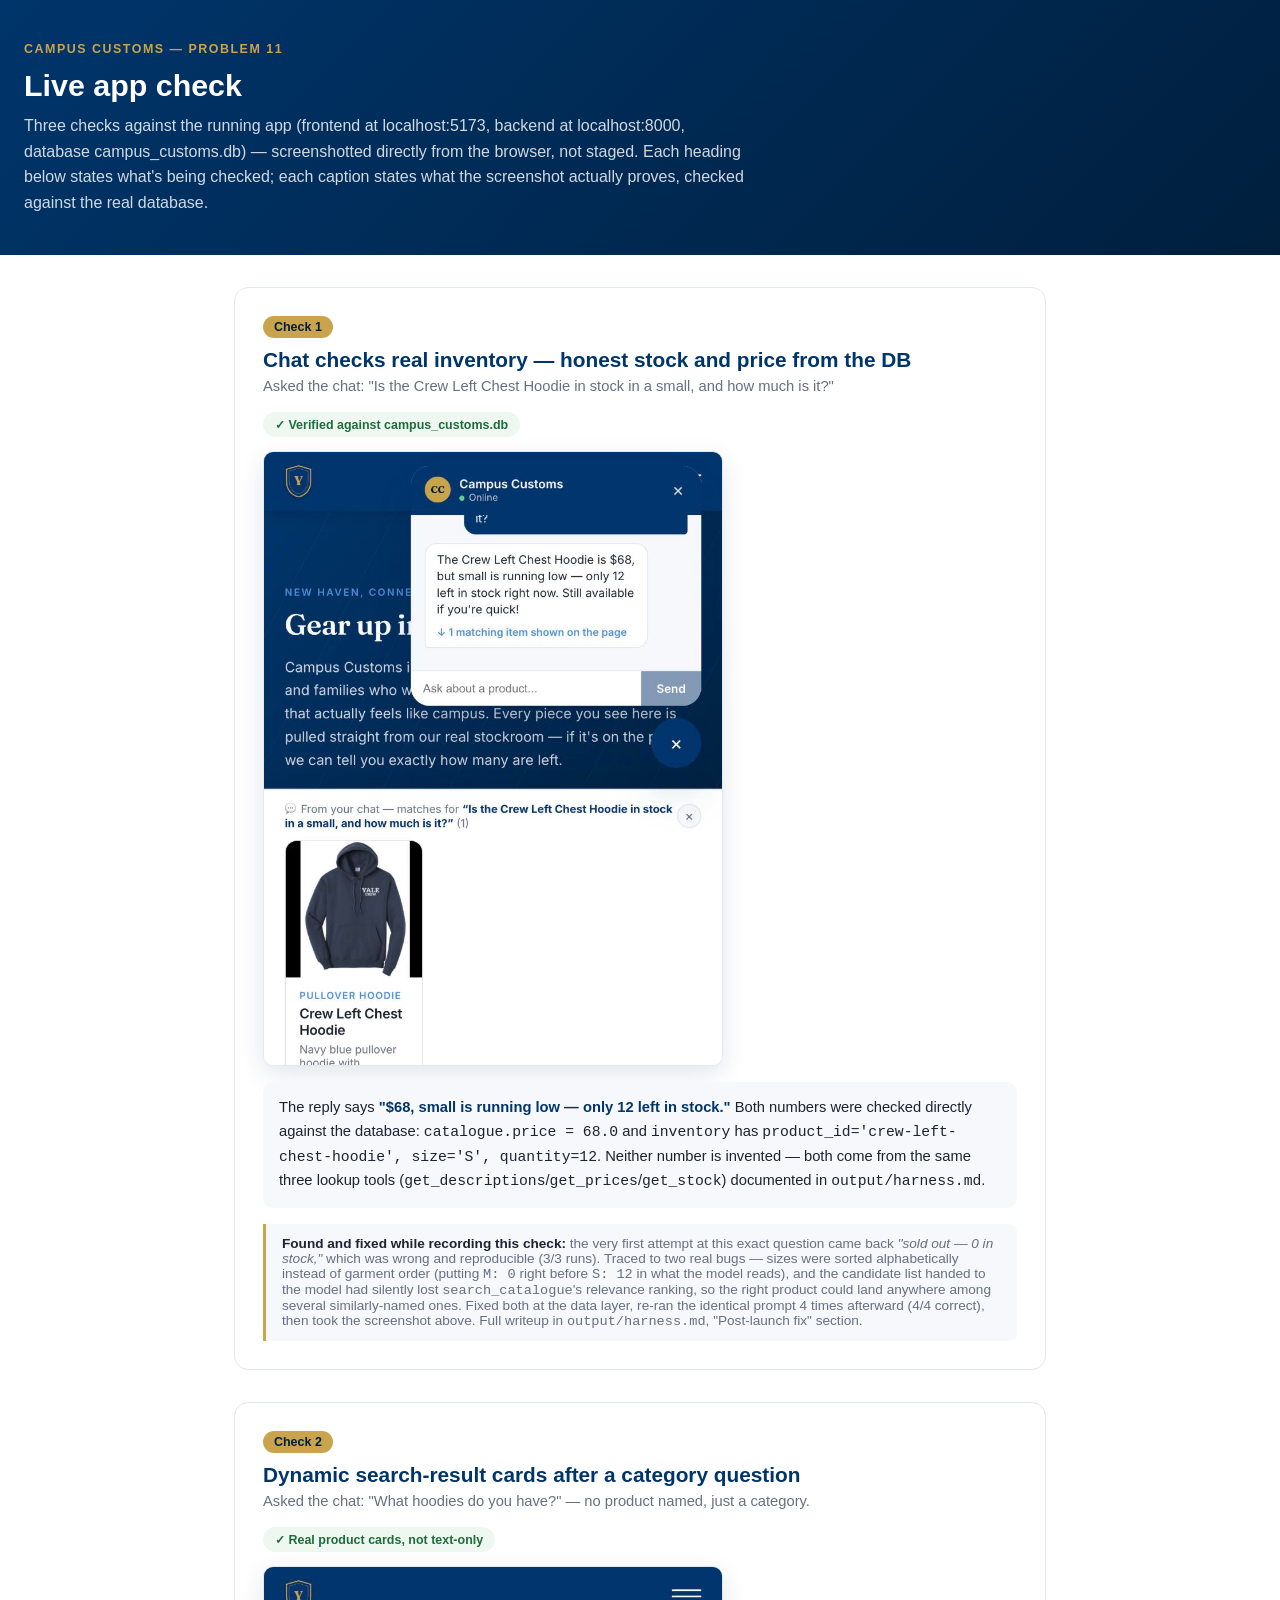
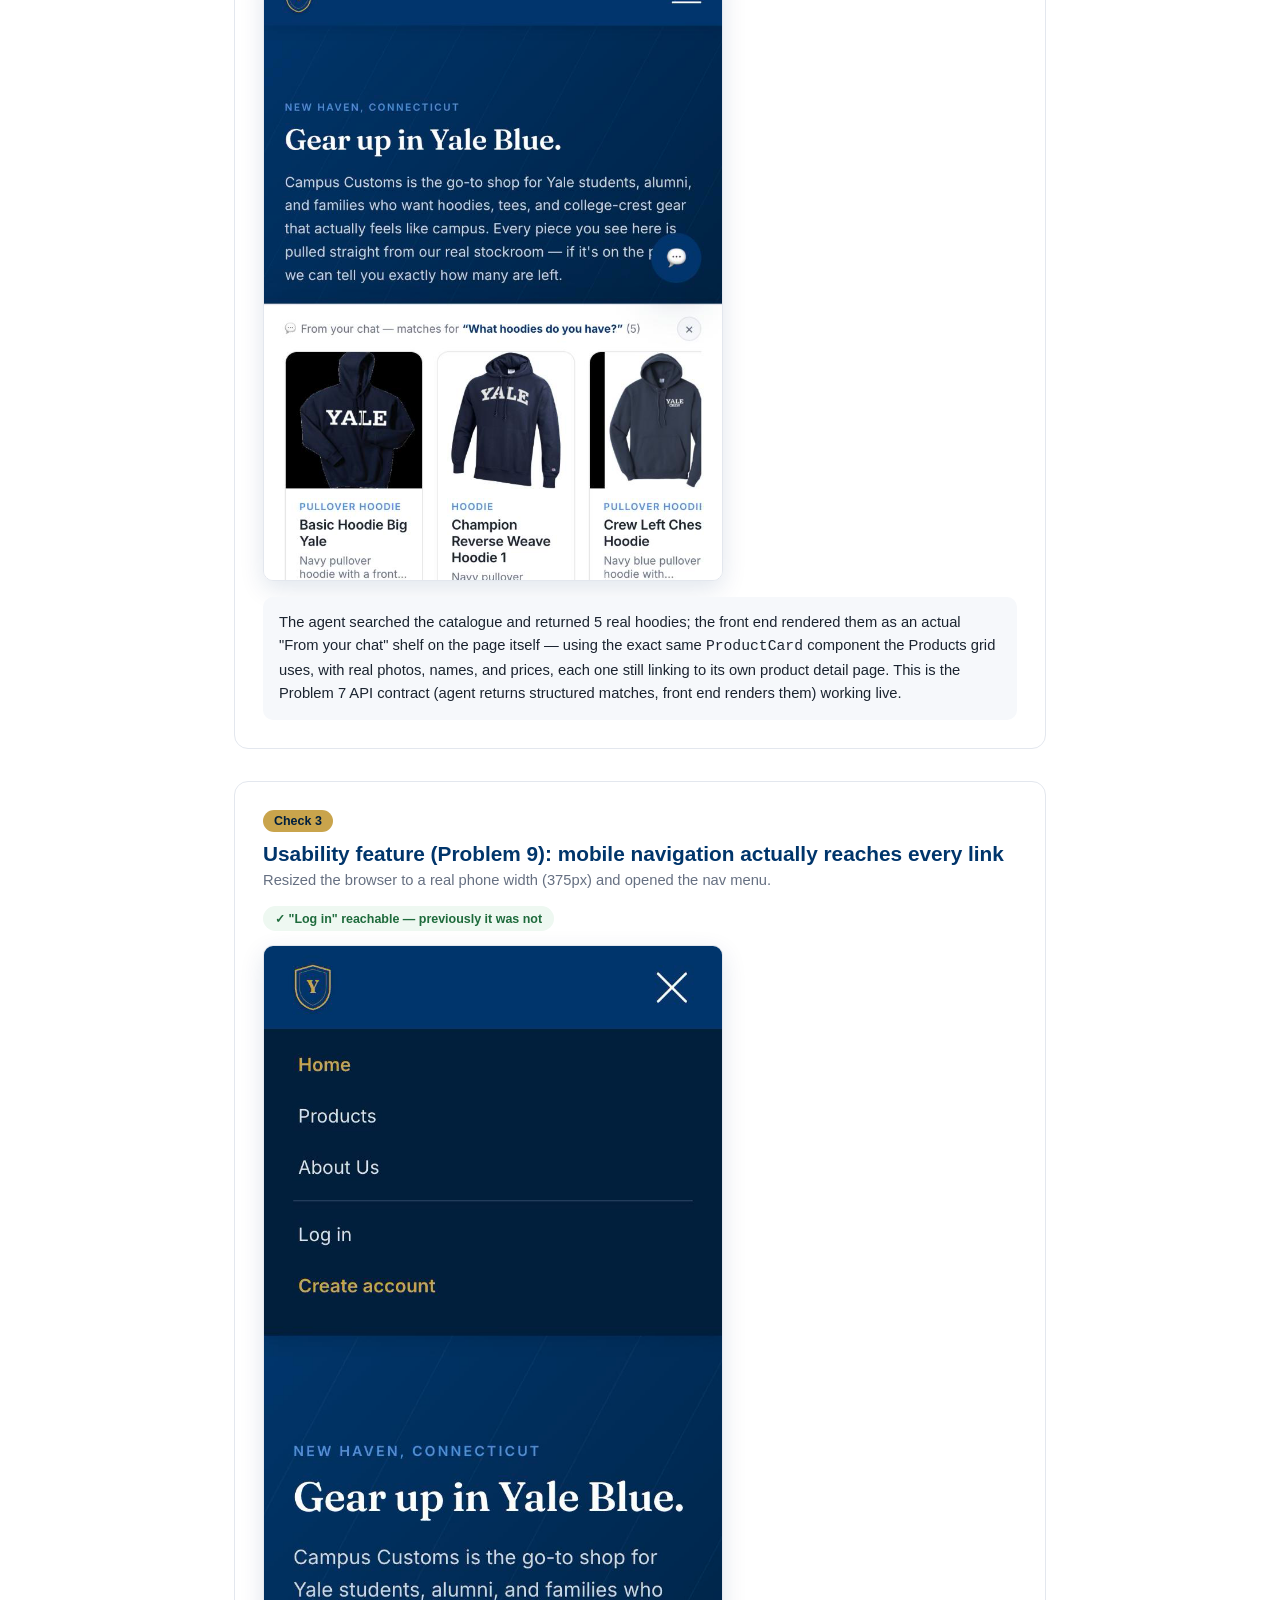
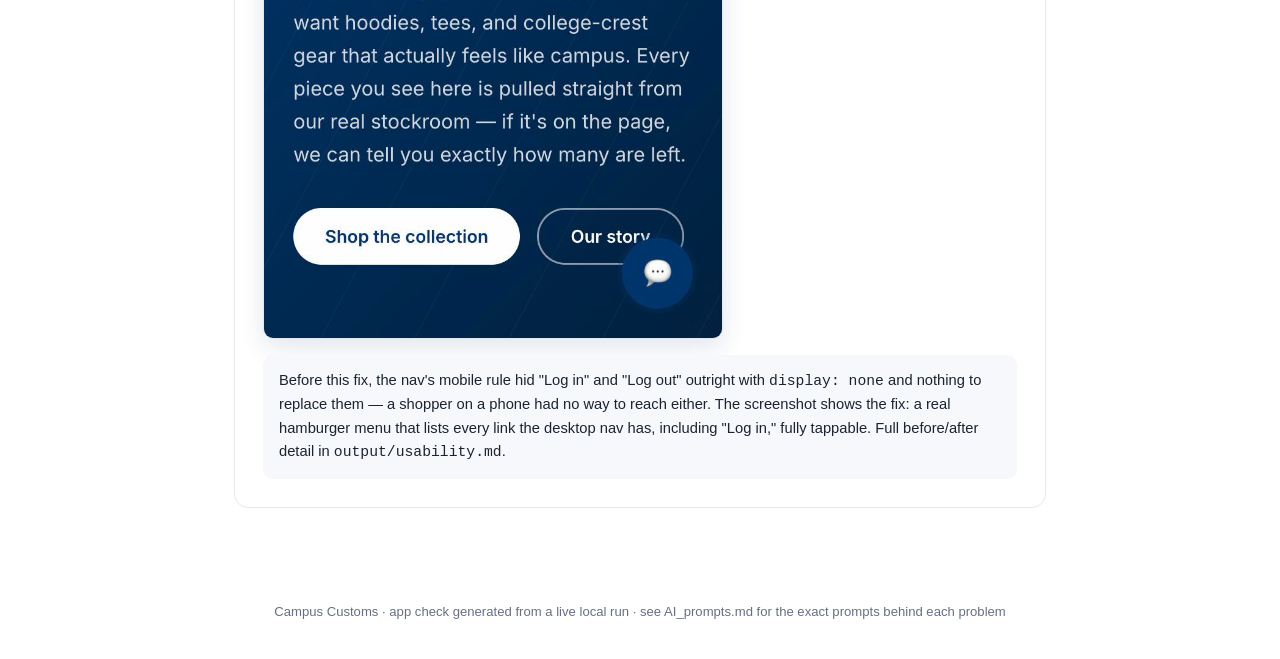
<file: output/app_check.html>
<!doctype html>
<html lang="en">
<head>
<meta charset="UTF-8" />
<title>Campus Customs — App Check</title>
<style>
  :root {
    --yale-blue: #00356b;
    --yale-blue-dark: #001f3d;
    --gold: #c9a44c;
    --text: #1b2430;
    --text-muted: #667082;
    --border: #e3e7ee;
    --bg-soft: #f6f8fb;
    --ok-green: #1e6b3c;
    --ok-green-bg: #eef8f1;
  }
  * { box-sizing: border-box; }
  body {
    margin: 0;
    font-family: 'Helvetica Neue', Arial, sans-serif;
    color: var(--text);
    background: #fff;
  }
  header {
    background: linear-gradient(135deg, var(--yale-blue) 0%, var(--yale-blue-dark) 100%);
    color: #fff;
    padding: 40px 24px;
  }
  header .eyebrow {
    text-transform: uppercase;
    letter-spacing: 0.12em;
    font-size: 0.78rem;
    color: var(--gold);
    font-weight: 700;
    margin: 0 0 8px;
  }
  header h1 {
    margin: 0 0 10px;
    font-size: 1.9rem;
  }
  header p {
    margin: 0;
    color: rgba(255, 255, 255, 0.82);
    max-width: 720px;
    line-height: 1.6;
  }
  main {
    max-width: 860px;
    margin: 0 auto;
    padding: 32px 24px 64px;
  }
  .check {
    border: 1px solid var(--border);
    border-radius: 14px;
    padding: 28px;
    margin-bottom: 32px;
    background: #fff;
  }
  .check-number {
    display: inline-block;
    background: var(--gold);
    color: var(--yale-blue-dark);
    font-weight: 700;
    font-size: 0.78rem;
    padding: 4px 11px;
    border-radius: 999px;
    margin-bottom: 10px;
  }
  .check h2 {
    margin: 0 0 6px;
    color: var(--yale-blue);
    font-size: 1.3rem;
  }
  .check .what {
    color: var(--text-muted);
    font-size: 0.92rem;
    margin: 0 0 18px;
  }
  .check img {
    display: block;
    width: 100%;
    max-width: 460px;
    border-radius: 10px;
    border: 1px solid var(--border);
    box-shadow: 0 8px 24px rgba(0, 53, 107, 0.12);
    margin-bottom: 16px;
  }
  .caption {
    background: var(--bg-soft);
    border-radius: 10px;
    padding: 14px 16px;
    font-size: 0.92rem;
    line-height: 1.6;
    margin: 0;
  }
  .caption strong { color: var(--yale-blue); }
  .verified {
    display: inline-flex;
    align-items: center;
    gap: 6px;
    background: var(--ok-green-bg);
    color: var(--ok-green);
    font-weight: 700;
    font-size: 0.78rem;
    padding: 5px 12px;
    border-radius: 999px;
    margin-bottom: 14px;
  }
  .note {
    border-left: 3px solid var(--gold);
    background: var(--bg-soft);
    padding: 12px 16px;
    font-size: 0.85rem;
    color: var(--text-muted);
    border-radius: 0 8px 8px 0;
    margin-top: 16px;
  }
  .note strong { color: var(--text); }
  footer {
    text-align: center;
    color: var(--text-muted);
    font-size: 0.82rem;
    padding: 0 24px 40px;
  }
</style>
</head>
<body>

<header>
  <p class="eyebrow">Campus Customs — Problem 11</p>
  <h1>Live app check</h1>
  <p>
    Three checks against the running app (frontend at localhost:5173, backend at
    localhost:8000, database campus_customs.db) — screenshotted directly from the browser,
    not staged. Each heading below states what's being checked; each caption states what the
    screenshot actually proves, checked against the real database.
  </p>
</header>

<main>

  <section class="check">
    <span class="check-number">Check 1</span>
    <h2>Chat checks real inventory — honest stock and price from the DB</h2>
    <p class="what">
      Asked the chat: "Is the Crew Left Chest Hoodie in stock in a small, and how much is it?"
    </p>
    <span class="verified">✓ Verified against campus_customs.db</span>
    <img src="app_check_images/inventory.png" alt="Chat reply showing the Crew Left Chest Hoodie's real price and Small stock count" />
    <p class="caption">
      The reply says <strong>"$68, small is running low — only 12 left in stock."</strong>
      Both numbers were checked directly against the database:
      <code>catalogue.price = 68.0</code> and <code>inventory</code> has
      <code>product_id='crew-left-chest-hoodie', size='S', quantity=12</code>. Neither number
      is invented — both come from the same three lookup tools
      (<code>get_descriptions</code>/<code>get_prices</code>/<code>get_stock</code>) documented
      in <code>output/harness.md</code>.
    </p>
    <div class="note">
      <strong>Found and fixed while recording this check:</strong> the very first attempt at
      this exact question came back <em>"sold out — 0 in stock,"</em> which was wrong and
      reproducible (3/3 runs). Traced to two real bugs — sizes were sorted alphabetically
      instead of garment order (putting <code>M: 0</code> right before <code>S: 12</code> in
      what the model reads), and the candidate list handed to the model had silently lost
      <code>search_catalogue</code>'s relevance ranking, so the right product could land
      anywhere among several similarly-named ones. Fixed both at the data layer, re-ran the
      identical prompt 4 times afterward (4/4 correct), then took the screenshot above. Full
      writeup in <code>output/harness.md</code>, "Post-launch fix" section.
    </div>
  </section>

  <section class="check">
    <span class="check-number">Check 2</span>
    <h2>Dynamic search-result cards after a category question</h2>
    <p class="what">
      Asked the chat: "What hoodies do you have?" — no product named, just a category.
    </p>
    <span class="verified">✓ Real product cards, not text-only</span>
    <img src="app_check_images/search_results.png" alt="A results shelf on the page showing five real hoodie product cards after asking the chat about hoodies" />
    <p class="caption">
      The agent searched the catalogue and returned 5 real hoodies; the front end rendered
      them as an actual "From your chat" shelf on the page itself — using the exact same
      <code>ProductCard</code> component the Products grid uses, with real photos, names, and
      prices, each one still linking to its own product detail page. This is the Problem 7
      API contract (agent returns structured matches, front end renders them) working live.
    </p>
  </section>

  <section class="check">
    <span class="check-number">Check 3</span>
    <h2>Usability feature (Problem 9): mobile navigation actually reaches every link</h2>
    <p class="what">
      Resized the browser to a real phone width (375px) and opened the nav menu.
    </p>
    <span class="verified">✓ "Log in" reachable — previously it was not</span>
    <img src="app_check_images/mobile_nav.png" alt="The mobile navigation menu open, showing Home, Products, About Us, Log in, and Create account all reachable" />
    <p class="caption">
      Before this fix, the nav's mobile rule hid "Log in" and "Log out" outright with
      <code>display: none</code> and nothing to replace them — a shopper on a phone had no way
      to reach either. The screenshot shows the fix: a real hamburger menu that lists every
      link the desktop nav has, including "Log in," fully tappable. Full before/after detail
      in <code>output/usability.md</code>.
    </p>
  </section>

</main>

<footer>
  Campus Customs · app check generated from a live local run · see AI_prompts.md for the exact prompts behind each problem
</footer>

</body>
</html>
</file>
